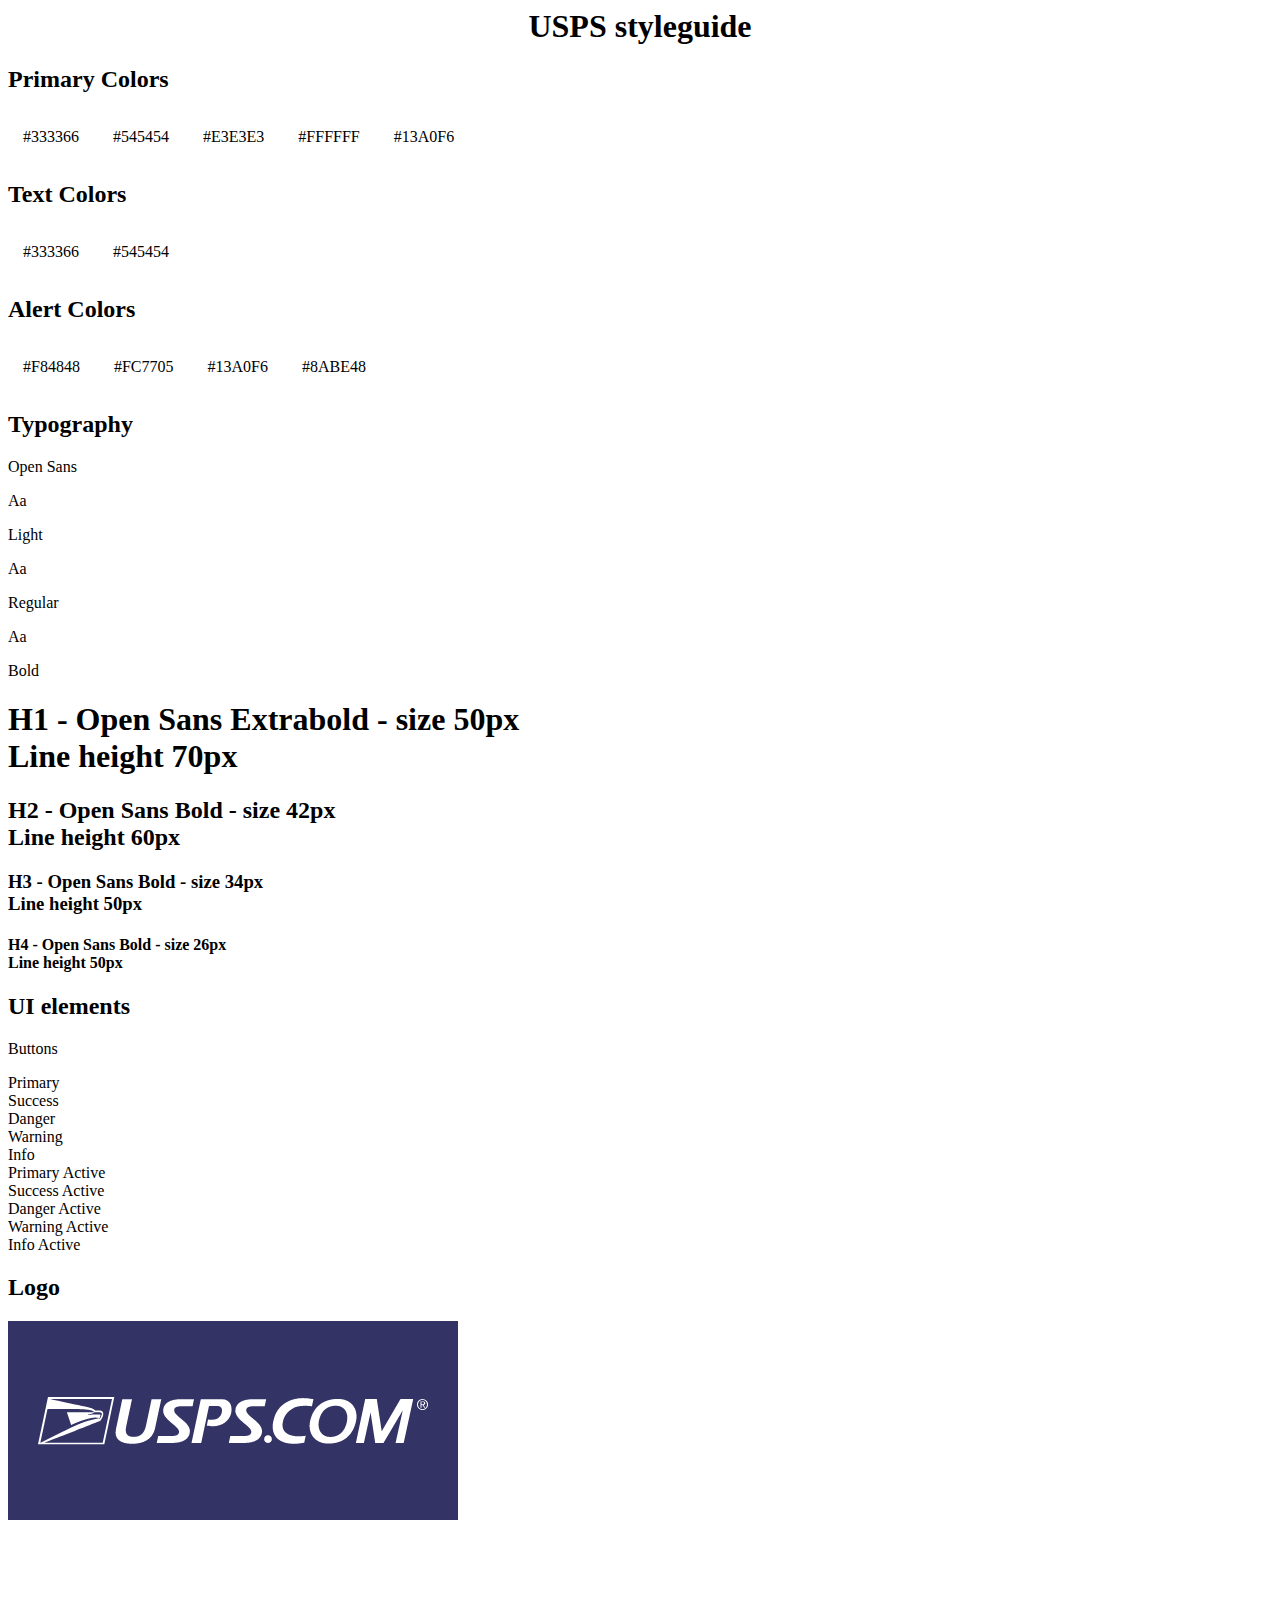
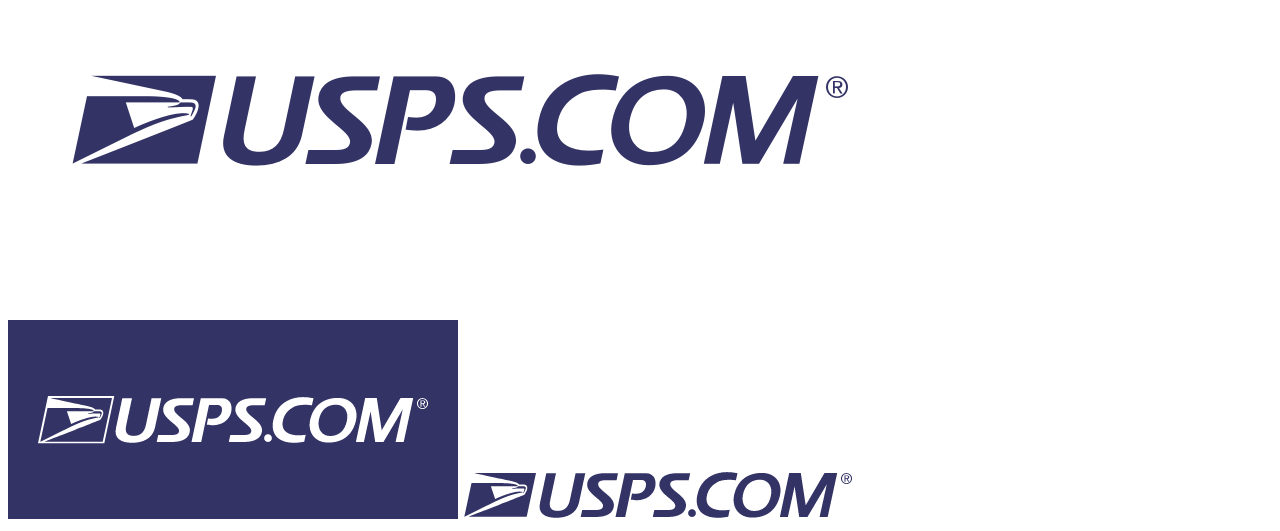
<file: VSCodedemo/09.2-02/index.html>
<html>
<head>
  <title>USPS Style Guide</title>
  <link href="https://fonts.googleapis.com/css?family=Open+Sans&display=swap" rel="stylesheet">
  <link href="css/style.css" rel="stylesheet" type="text/css">
</head>
<body>
<section class="header" ></section>
<section class="colorPalette">
  <h1 id="pageTopic">USPS styleguide</h1>
  <h2 class="sectionHead">Primary Colors</h2>
  <div class="colorContainer">
    <div class="swatch darkBlue"></div>
    <div class="hexCode">#333366</div>
  </div>
  <div class="colorContainer">
    <div class="swatch darkGrey"></div>
    <div class="hexCode">#545454</div>
  </div>
  <div class="colorContainer">
    <div class="swatch lightGrey"></div>
    <div class="hexCode">#E3E3E3</div>
  </div>
  <div class="colorContainer">
    <div class="swatch white"></div>
    <div class="hexCode">#FFFFFF</div>
  </div>
  <div class="colorContainer">
    <div class="swatch lightBlue"></div>
    <div class="hexCode">#13A0F6</div>
  </div>

  <h2 class="sectionHead">Text Colors</h2>
  <div class="colorContainer">
    <div class="swatch darkBlue"></div>
    <div class="hexCode">#333366</div>
  </div>
  <div class="colorContainer">
    <div class="swatch darkGrey"></div>
    <div class="hexCode">#545454</div>
  </div>

  <h2 class="sectionHead">Alert Colors</h2>
  <div class="colorContainer">
    <div class="swatch red"></div>
    <div class="hexCode">#F84848</div>
  </div>
  <div class="colorContainer">
    <div class="swatch orange"></div>
    <div class="hexCode">#FC7705</div>
  </div>
  <div class="colorContainer">
    <div class="swatch lightBlue"></div>
    <div class="hexCode">#13A0F6</div>
  </div>
  <div class="colorContainer">
    <div class="swatch lightGreen"></div>
    <div class="hexCode">#8ABE48</div>
  </div>
</section>
<section class="typography">
  <h2 class="sectionHead">Typography</h2>
  <p>Open Sans</p>
  <div class="type_container">
    <p class="large light">Aa</p>
    <p>Light</p>
  </div>

  <div class="type_container">
    <p class="large regular">Aa</p>
    <p>Regular</p>
  </div>

  <div class="type_container">
    <p class="large bold">Aa</p>
    <p>Bold</p>
  </div>

  <h1>H1 - Open Sans Extrabold - size 50px <br>Line height 70px</h1>
  <h2>H2 - Open Sans Bold - size 42px <br>Line height 60px</h2>
  <h3>H3 - Open Sans Bold - size 34px <br>Line height 50px</h3>
  <h4>H4 - Open Sans Bold - size 26px <br>Line height 50px</h4>
</section>
<section class="uiElements">
    <h2 class="sectionHead">UI elements</h2>
    <p>Buttons</p>
    <div class="buttonContain">
      <div class="button primary">Primary</div>
      <div class="button success">Success</div>
      <div class="button danger">Danger</div>
      <div class="button warning">Warning</div>
      <div class="button info">Info</div>
    </div>
    <div class="buttonContain">
      <div class="button primaryActive">Primary Active</div>
      <div class="button successActive">Success Active</div>
      <div class="button dangerActive">Danger Active</div>
      <div class="button warningActive">Warning Active</div>
      <div class="button infoActive">Info Active</div>
    </div>
</section>
<section class="imagery">
  <h2 class="sectionHead">Logo</h2>
  <img src="images/Logo-dark.png">
  <img src="images/Logo-light.png">
  <img src="images/Logo-dark1.png">
  <img src="images/Logo-light1.png">
</section>
</body>
</html>
</file>
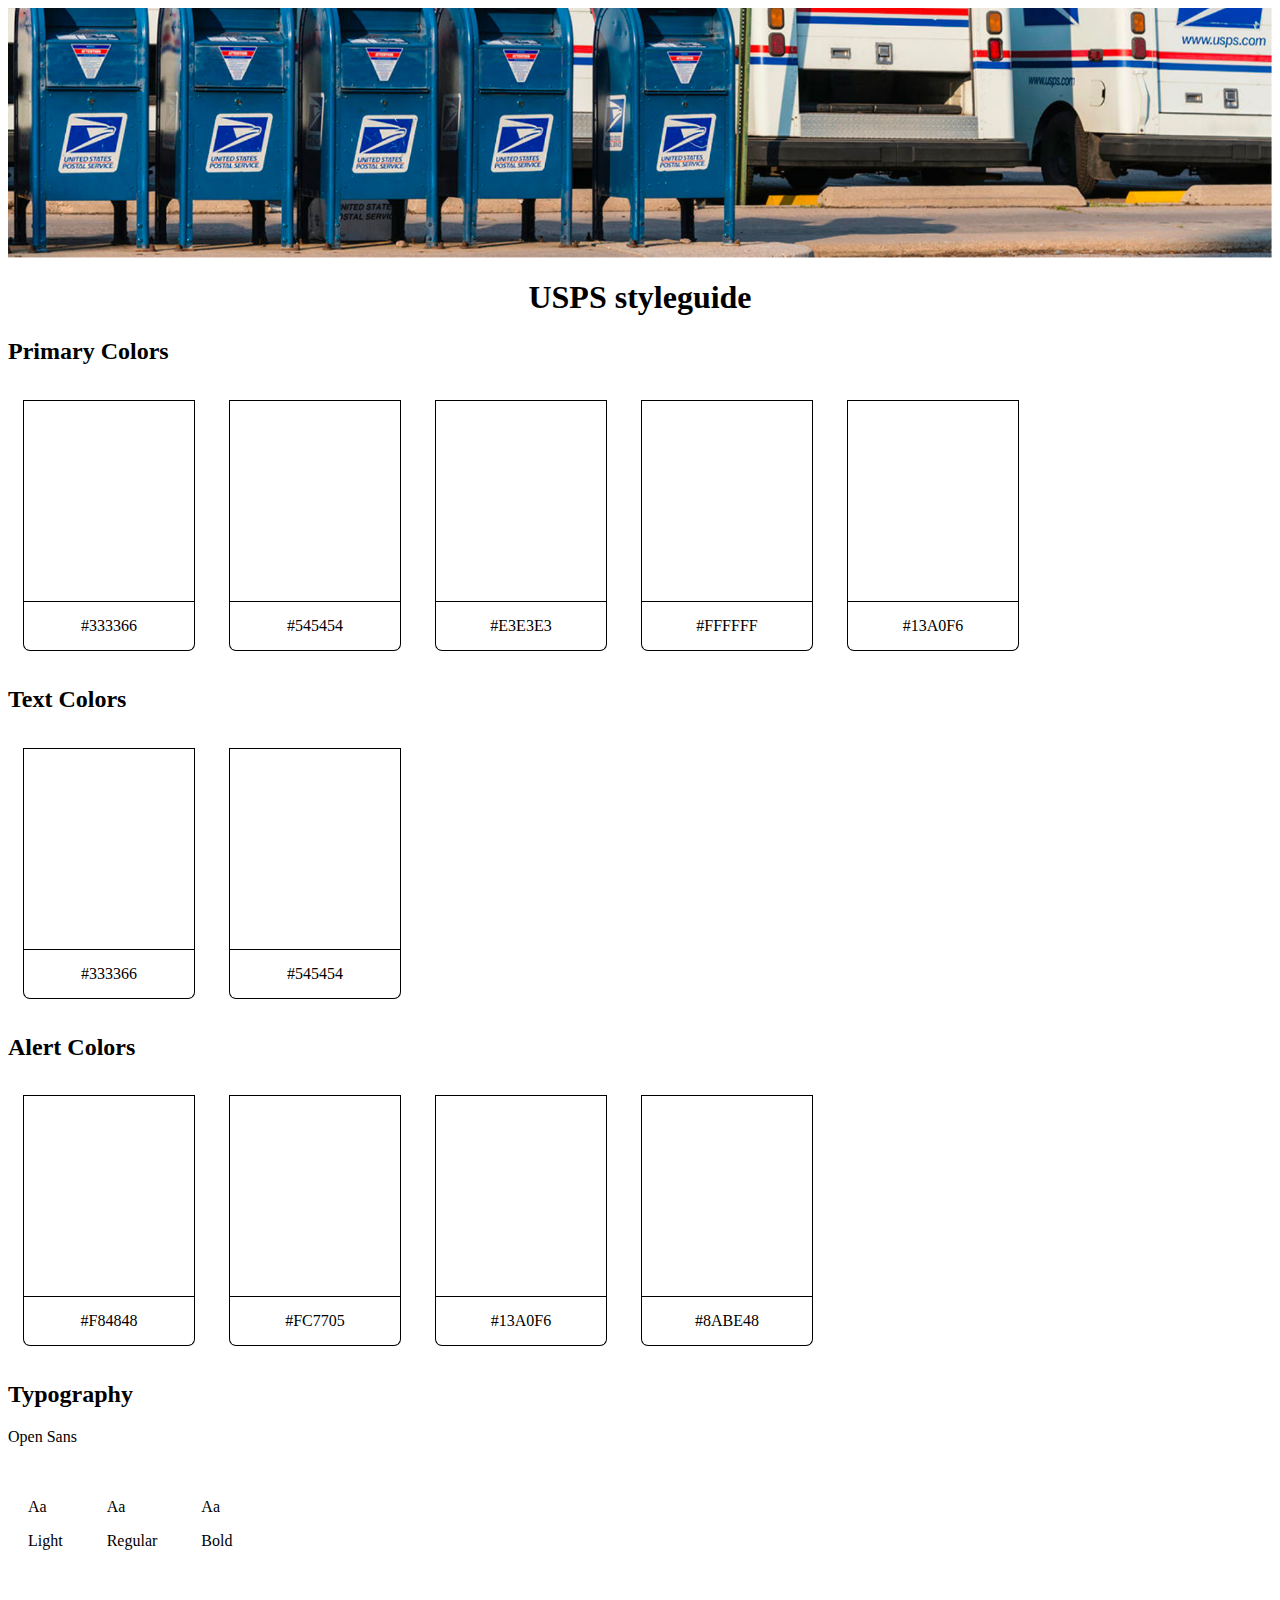
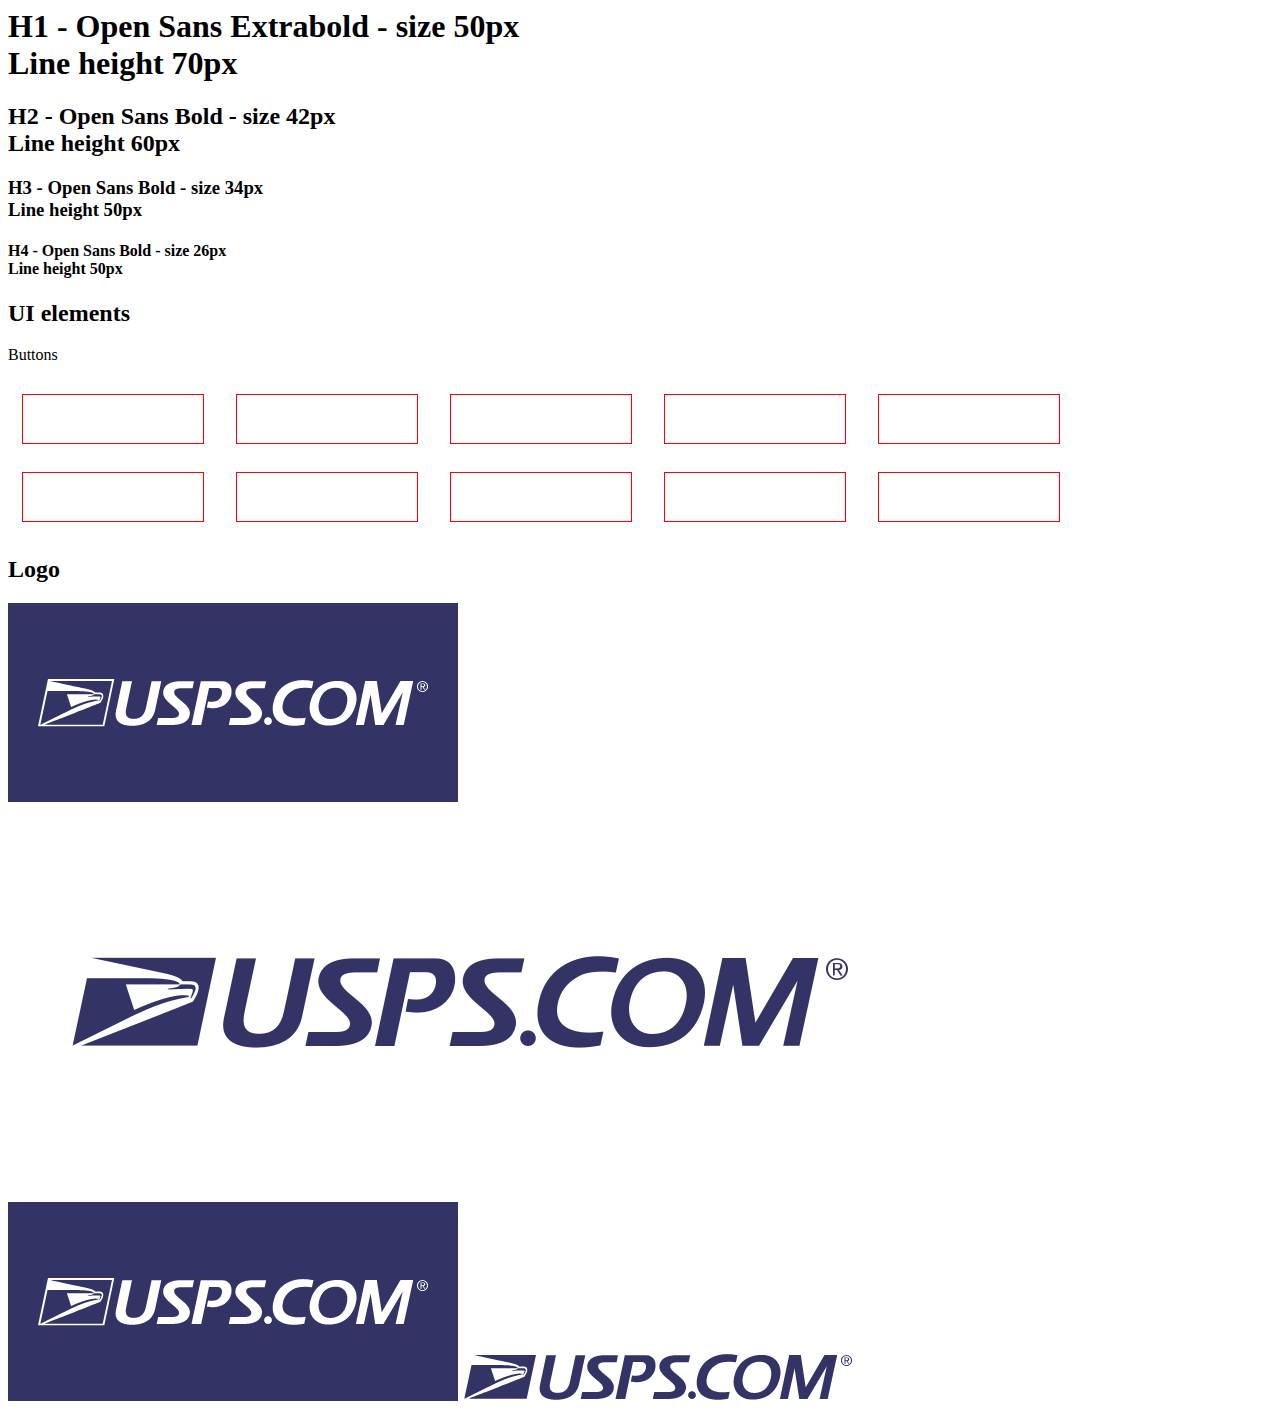
<file: VSCodedemo/09.2-03/index.html>
<html>
<head>
  <title>USPS Style Guide</title>
  <link href="css/style.css" rel="stylesheet" type="text/css">
</head>
<body>
<section class="header"></section>
<section class="colorPalette">
  <h1 id="pageTopic">USPS styleguide</h1>
  <h2 class="sectionHead">Primary Colors</h2>
  <div class="colorContainer">
    <div class="swatch darkBlue"></div>
    <div class="hexCode">#333366</div>
  </div>
  <div class="colorContainer">
    <div class="swatch darkGrey"></div>
    <div class="hexCode">#545454</div>
  </div>
  <div class="colorContainer">
    <div class="swatch lightGrey"></div>
    <div class="hexCode">#E3E3E3</div>
  </div>
  <div class="colorContainer">
    <div class="swatch white"></div>
    <div class="hexCode">#FFFFFF</div>
  </div>
  <div class="colorContainer">
    <div class="swatch lightBlue"></div>
    <div class="hexCode">#13A0F6</div>
  </div>

  <h2 class="sectionHead">Text Colors</h2>
  <div class="colorContainer">
    <div class="swatch darkBlue"></div>
    <div class="hexCode">#333366</div>
  </div>
  <div class="colorContainer">
    <div class="swatch darkGrey"></div>
    <div class="hexCode">#545454</div>
  </div>

  <h2 class="sectionHead">Alert Colors</h2>
  <div class="colorContainer">
    <div class="swatch red"></div>
    <div class="hexCode">#F84848</div>
  </div>
  <div class="colorContainer">
    <div class="swatch orange"></div>
    <div class="hexCode">#FC7705</div>
  </div>
  <div class="colorContainer">
    <div class="swatch lightBlue"></div>
    <div class="hexCode">#13A0F6</div>
  </div>
  <div class="colorContainer">
    <div class="swatch lightGreen"></div>
    <div class="hexCode">#8ABE48</div>
  </div>
</section>
<section class="typography">
  <h2 class="sectionHead">Typography</h2>
  <p>Open Sans</p>
  <div class="type_container">
    <p class="large light">Aa</p>
    <p>Light</p>
  </div>

  <div class="type_container">
    <p class="large regular">Aa</p>
    <p>Regular</p>
  </div>

  <div class="type_container">
    <p class="large bold">Aa</p>
    <p>Bold</p>
  </div>

  <h1>H1 - Open Sans Extrabold - size 50px <br>Line height 70px</h1>
  <h2>H2 - Open Sans Bold - size 42px <br>Line height 60px</h2>
  <h3>H3 - Open Sans Bold - size 34px <br>Line height 50px</h3>
  <h4>H4 - Open Sans Bold - size 26px <br>Line height 50px</h4>
</section>
<section class="uiElements">
    <h2 class="sectionHead">UI elements</h2>
    <p>Buttons</p>
    <div class="buttonContain">
      <div class="button primary">Primary</div>
      <div class="button success">Success</div>
      <div class="button danger">Danger</div>
      <div class="button warning">Warning</div>
      <div class="button info">Info</div>
    </div>
    <div class="buttonContain">
      <div class="button primaryActive">Primary Active</div>
      <div class="button successActive">Success Active</div>
      <div class="button dangerActive">Danger Active</div>
      <div class="button warningActive">Warning Active</div>
      <div class="button infoActive">Info Active</div>
    </div>
</section>
<section class="imagery">
  <h2 class="sectionHead">Logo</h2>
  <img src="images/Logo-dark.png">
  <img src="images/Logo-light.png">
  <img src="images/Logo-dark1.png">
  <img src="images/Logo-light1.png">
</section>
</body>
</html>
</file>
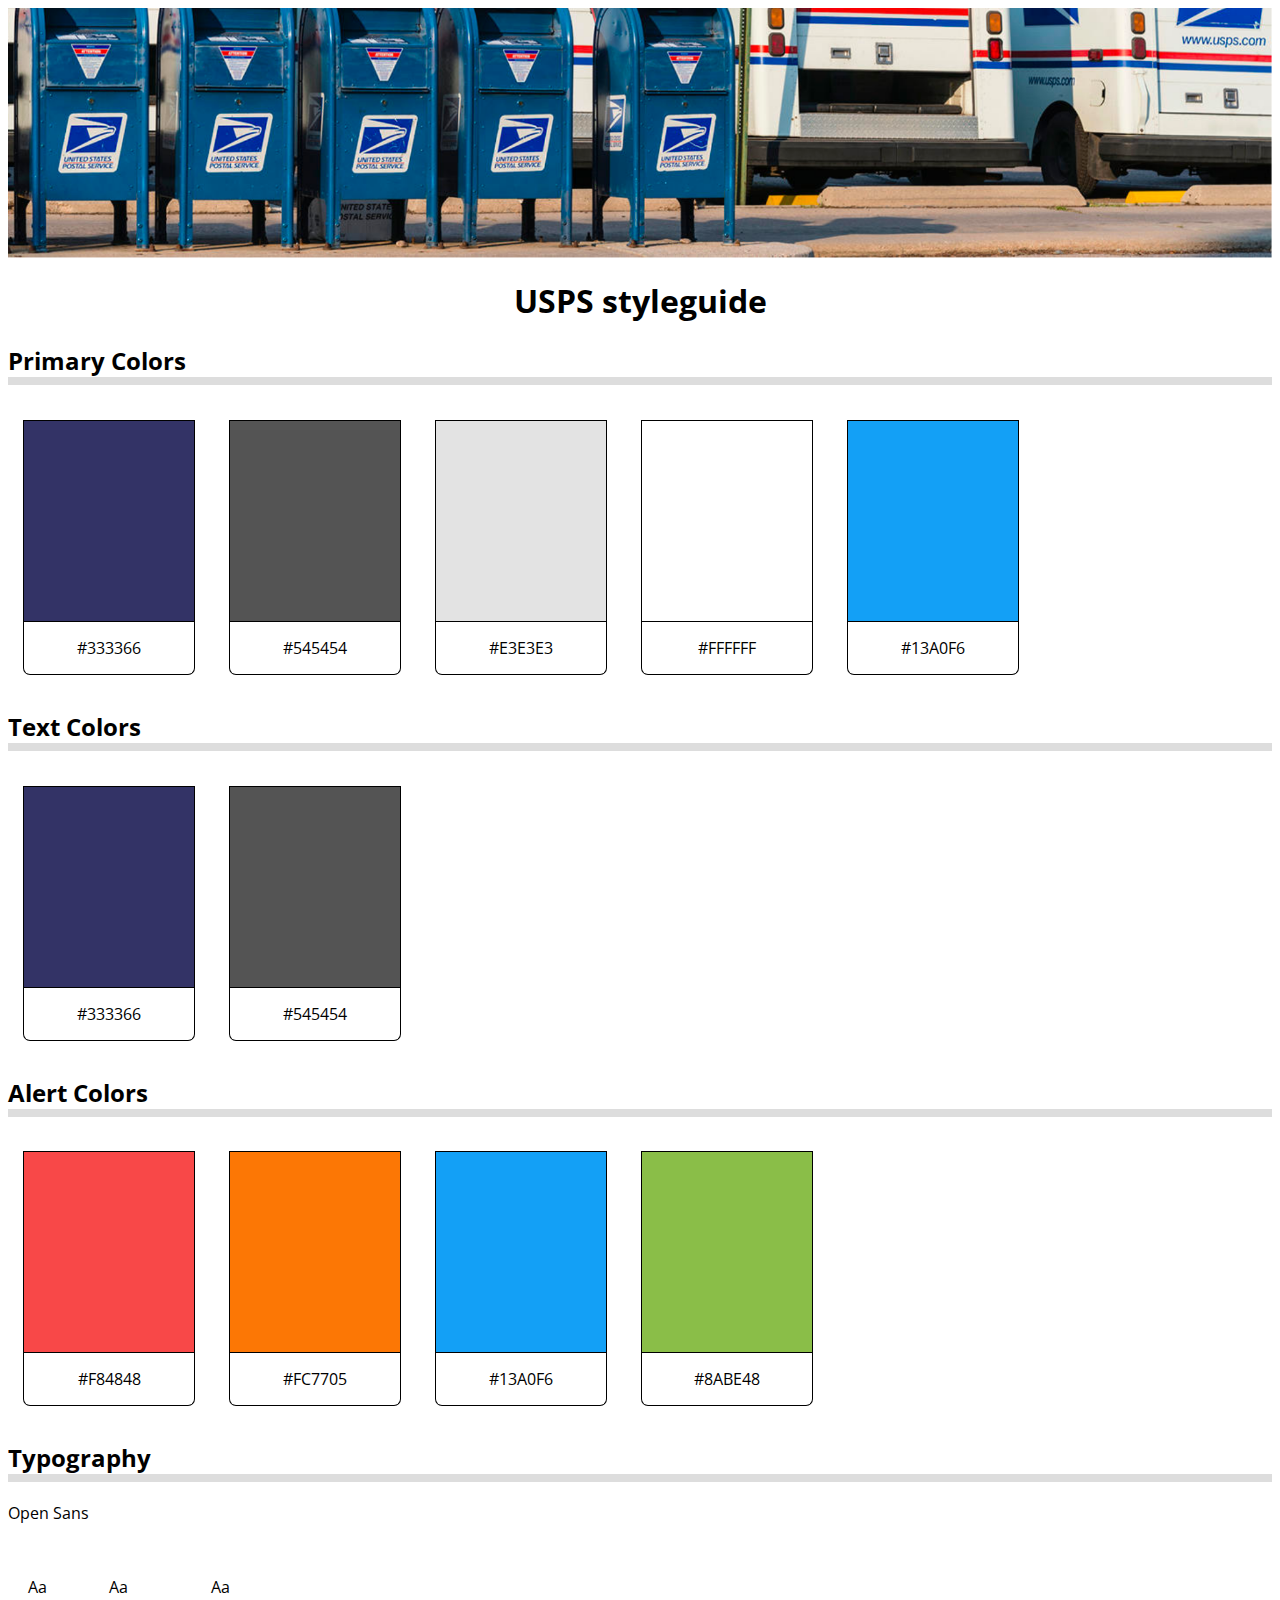
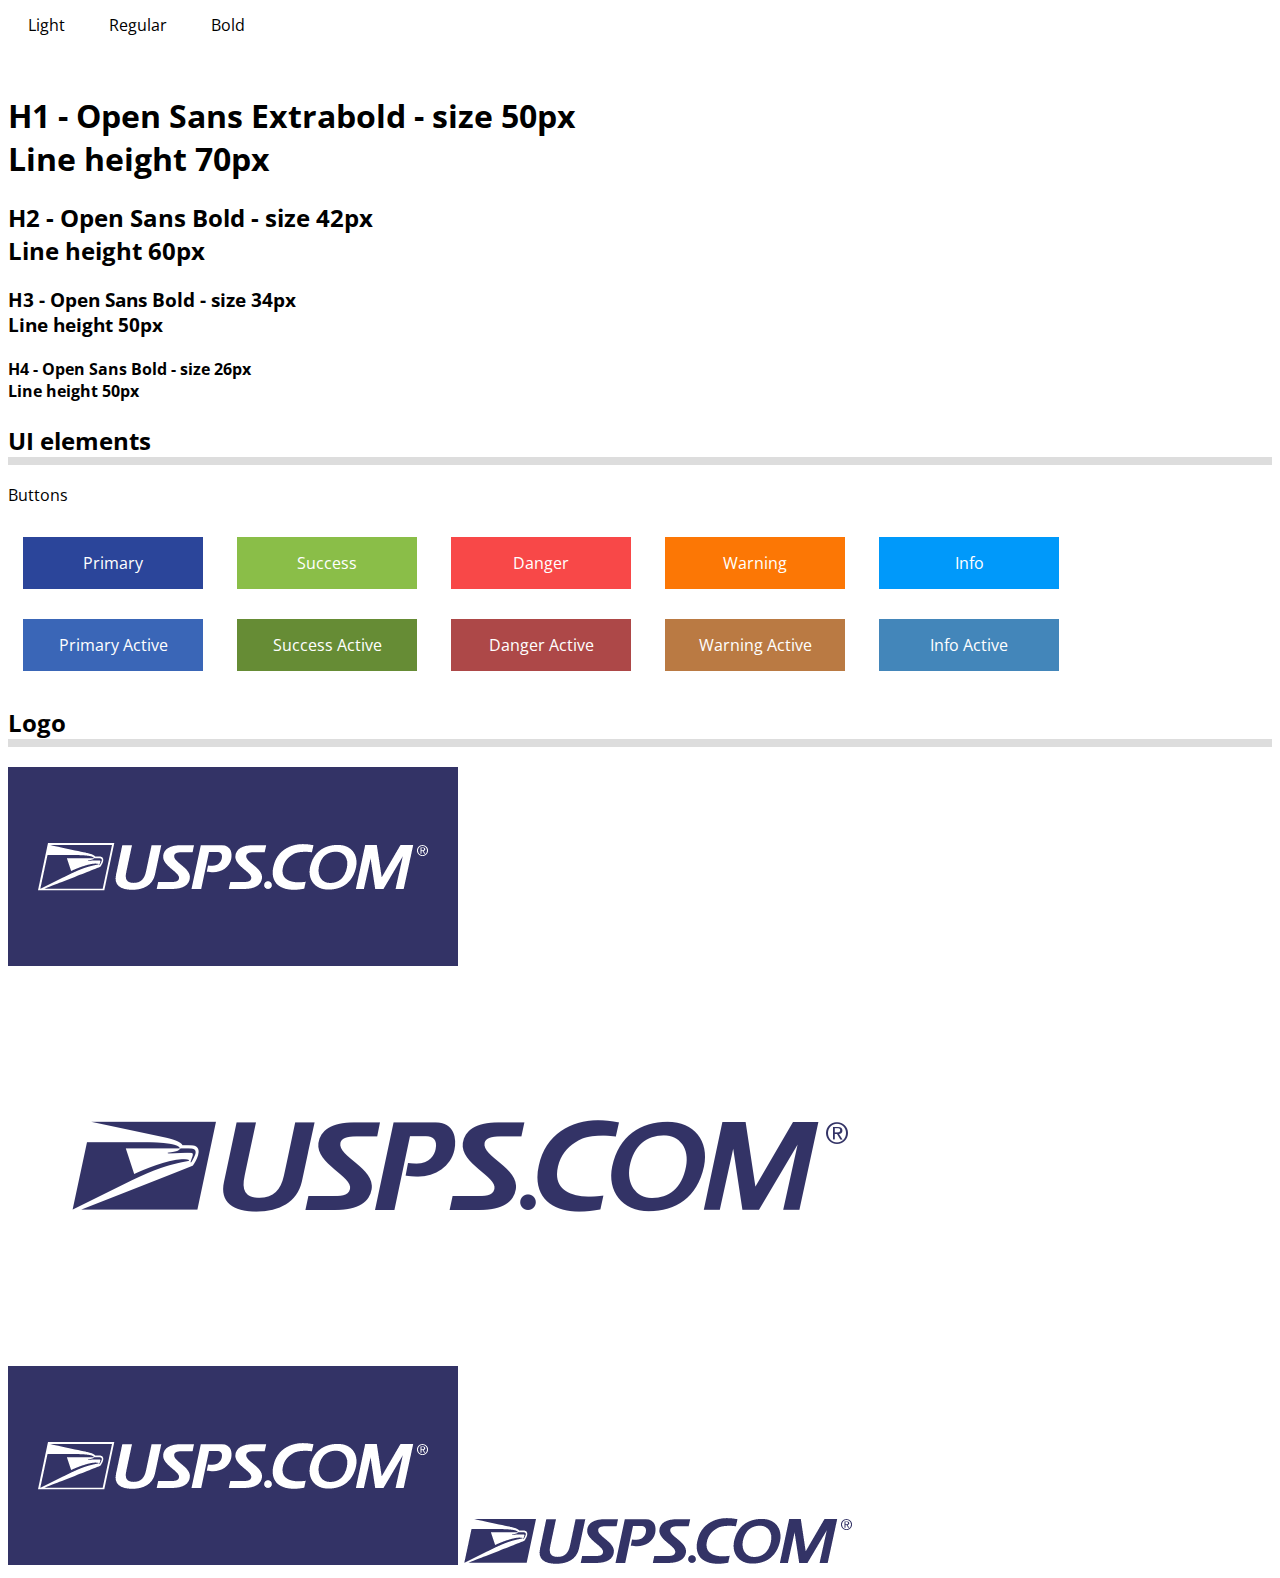
<file: VSCodedemo/09.2-04/index.html>
<html>
<head>
  <title>USPS Style Guide</title>
  <link href="css/style.css" rel="stylesheet" type="text/css">
  <link href="link rel="preconnect" href="https://fonts.googleapis.com">
  <link rel="preconnect" href="https://fonts.gstatic.com" crossorigin>
  <link href="https://fonts.googleapis.com/css2?family=Open+Sans:ital,wght@0,300..800;1,300..800&family=Sansita:ital,wght@0,400;0,700;0,800;0,900;1,400;1,700;1,800;1,900&display=swap" rel="stylesheet">
</head>
<body>
<section class="header"></section>
<section class="colorPalette">
  <h1 id="pageTopic">USPS styleguide</h1>
  <h2 class="sectionHead">Primary Colors</h2>
  <div class="colorContainer">
    <div class="swatch darkBlue"></div>
    <div class="hexCode">#333366</div>
  </div>
  <div class="colorContainer">
    <div class="swatch darkGrey"></div>
    <div class="hexCode">#545454</div>
  </div>
  <div class="colorContainer">
    <div class="swatch lightGrey"></div>
    <div class="hexCode">#E3E3E3</div>
  </div>
  <div class="colorContainer">
    <div class="swatch white"></div>
    <div class="hexCode">#FFFFFF</div>
  </div>
  <div class="colorContainer">
    <div class="swatch lightBlue"></div>
    <div class="hexCode">#13A0F6</div>
  </div>

  <h2 class="sectionHead">Text Colors</h2>
  <div class="colorContainer">
    <div class="swatch darkBlue"></div>
    <div class="hexCode">#333366</div>
  </div>
  <div class="colorContainer">
    <div class="swatch darkGrey"></div>
    <div class="hexCode">#545454</div>
  </div>

  <h2 class="sectionHead">Alert Colors</h2>
  <div class="colorContainer">
    <div class="swatch red"></div>
    <div class="hexCode">#F84848</div>
  </div>
  <div class="colorContainer">
    <div class="swatch orange"></div>
    <div class="hexCode">#FC7705</div>
  </div>
  <div class="colorContainer">
    <div class="swatch lightBlue"></div>
    <div class="hexCode">#13A0F6</div>
  </div>
  <div class="colorContainer">
    <div class="swatch lightGreen"></div>
    <div class="hexCode">#8ABE48</div>
  </div>
</section>
<section class="typography">
  <h2 class="sectionHead">Typography</h2>
  <p>Open Sans</p>
  <div class="type_container">
    <p class="large light">Aa</p>
    <p>Light</p>
  </div>

  <div class="type_container">
    <p class="large regular">Aa</p>
    <p>Regular</p>
  </div>

  <div class="type_container">
    <p class="large bold">Aa</p>
    <p>Bold</p>
  </div>

  <h1>H1 - Open Sans Extrabold - size 50px <br>Line height 70px</h1>
  <h2>H2 - Open Sans Bold - size 42px <br>Line height 60px</h2>
  <h3>H3 - Open Sans Bold - size 34px <br>Line height 50px</h3>
  <h4>H4 - Open Sans Bold - size 26px <br>Line height 50px</h4>
</section>
<section class="uiElements">
    <h2 class="sectionHead">UI elements</h2>
    <p>Buttons</p>
    <div class="buttonContain">
      <div class="button primary">Primary</div>
      <div class="button success">Success</div>
      <div class="button danger">Danger</div>
      <div class="button warning">Warning</div>
      <div class="button info">Info</div>
    </div>
    <div class="buttonContain">
      <div class="button primaryActive">Primary Active</div>
      <div class="button successActive">Success Active</div>
      <div class="button dangerActive">Danger Active</div>
      <div class="button warningActive">Warning Active</div>
      <div class="button infoActive">Info Active</div>
    </div>
</section>
<section class="imagery">
  <h2 class="sectionHead">Logo</h2>
  <img src="images/Logo-dark.png">
  <img src="images/Logo-light.png">
  <img src="images/Logo-dark1.png">
  <img src="images/Logo-light1.png">
</section>
</body>
</html>
</file>
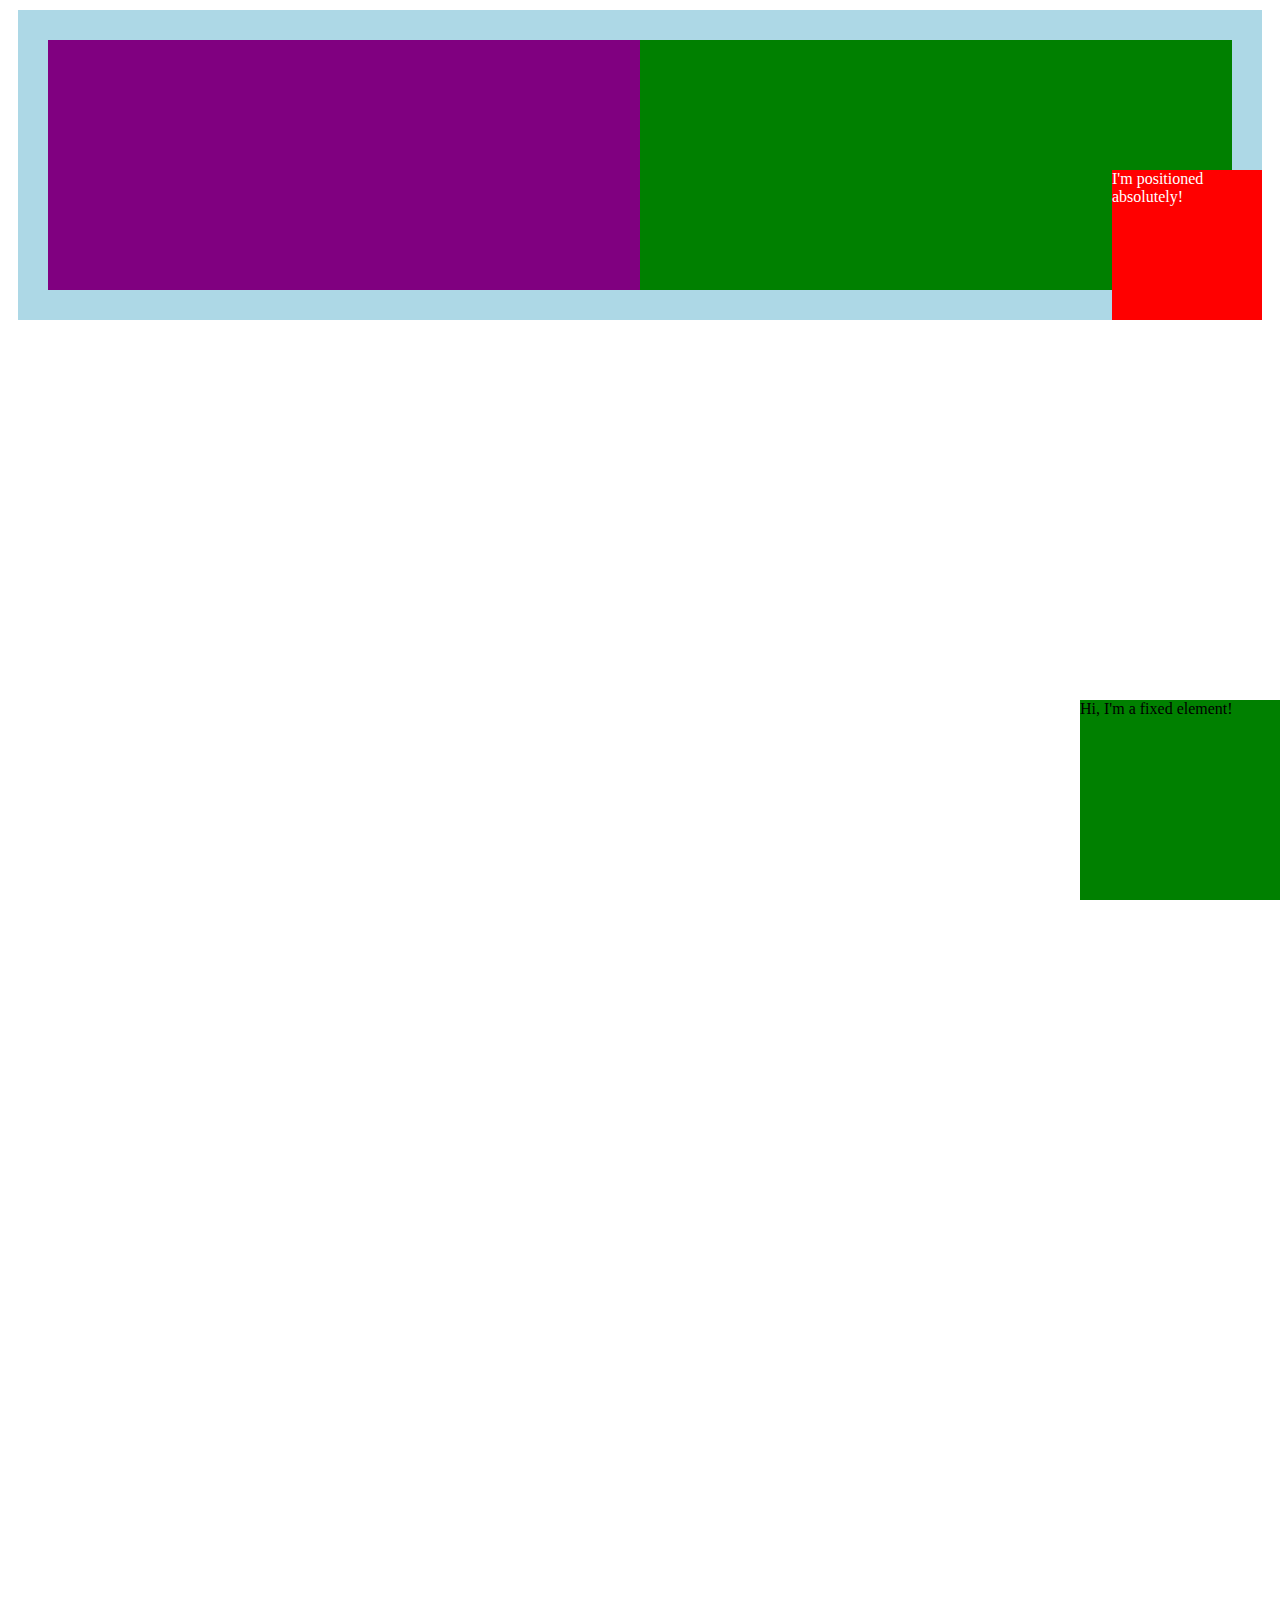
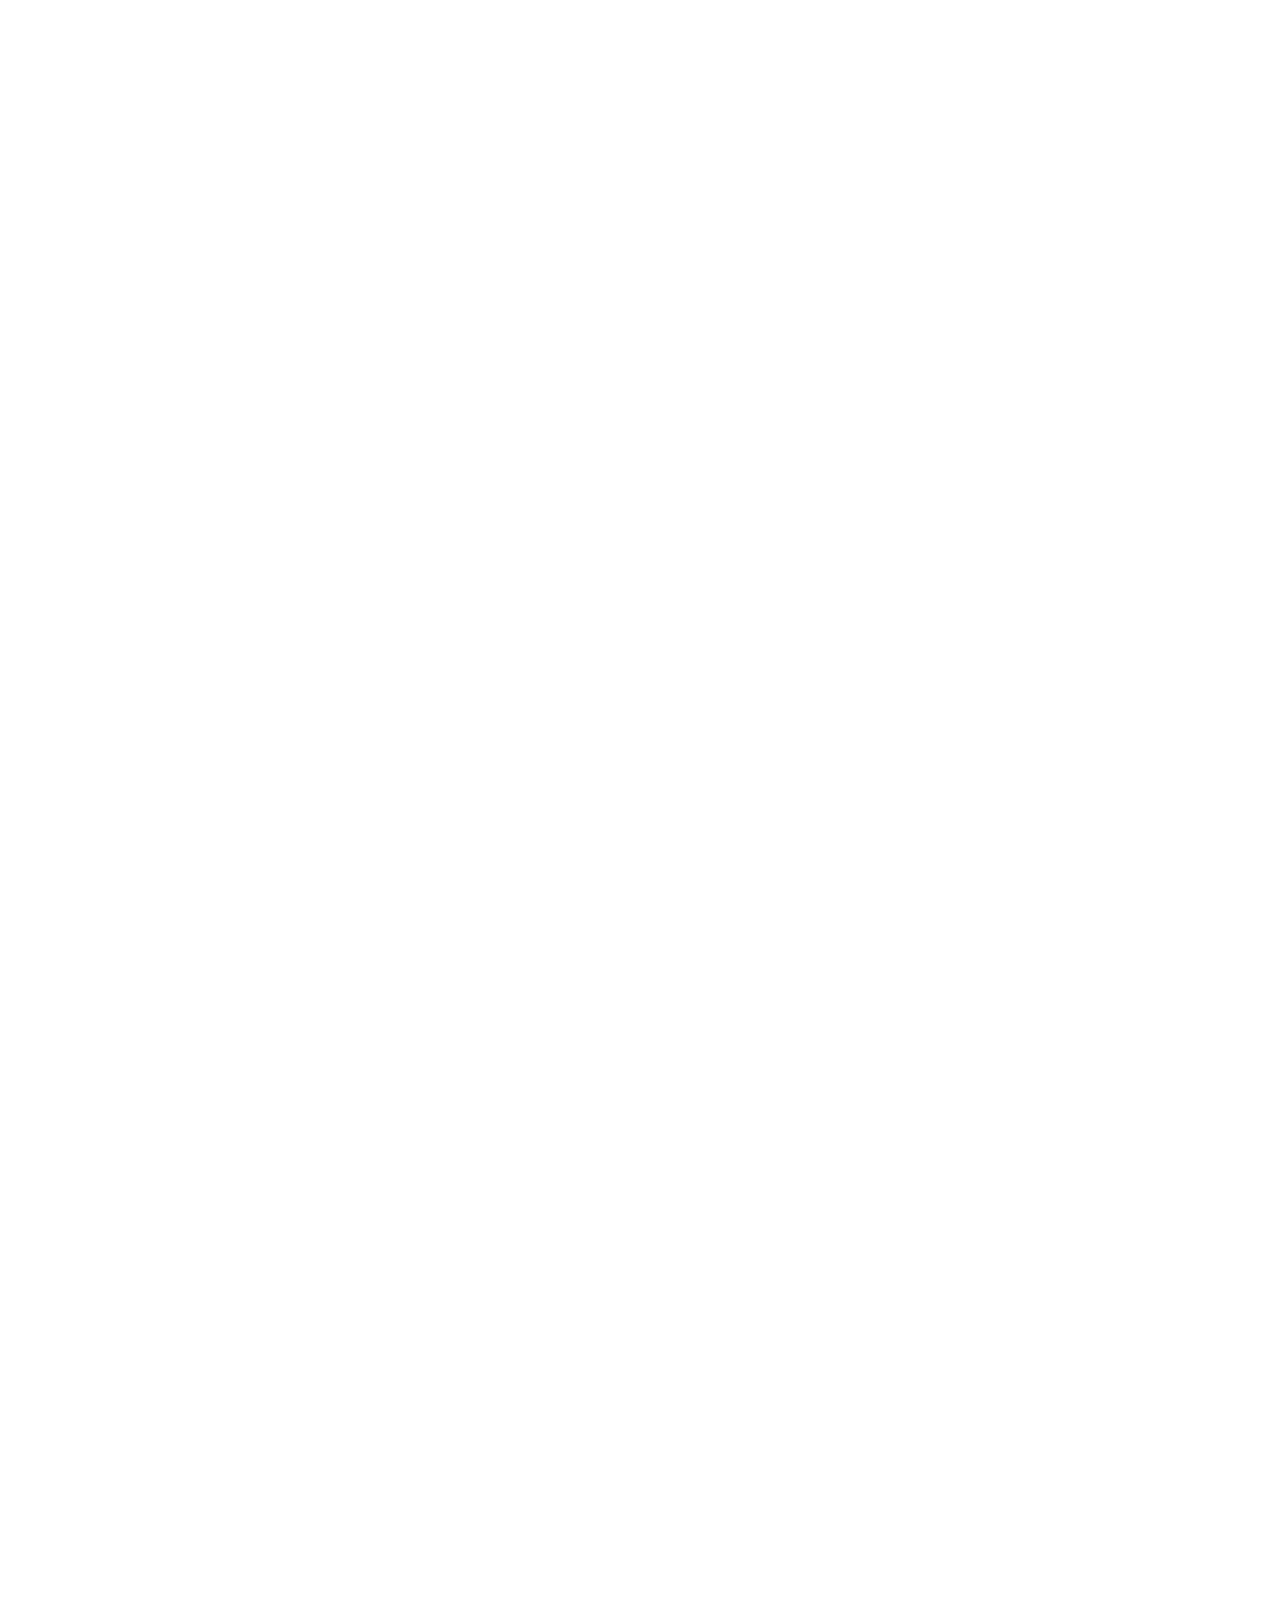
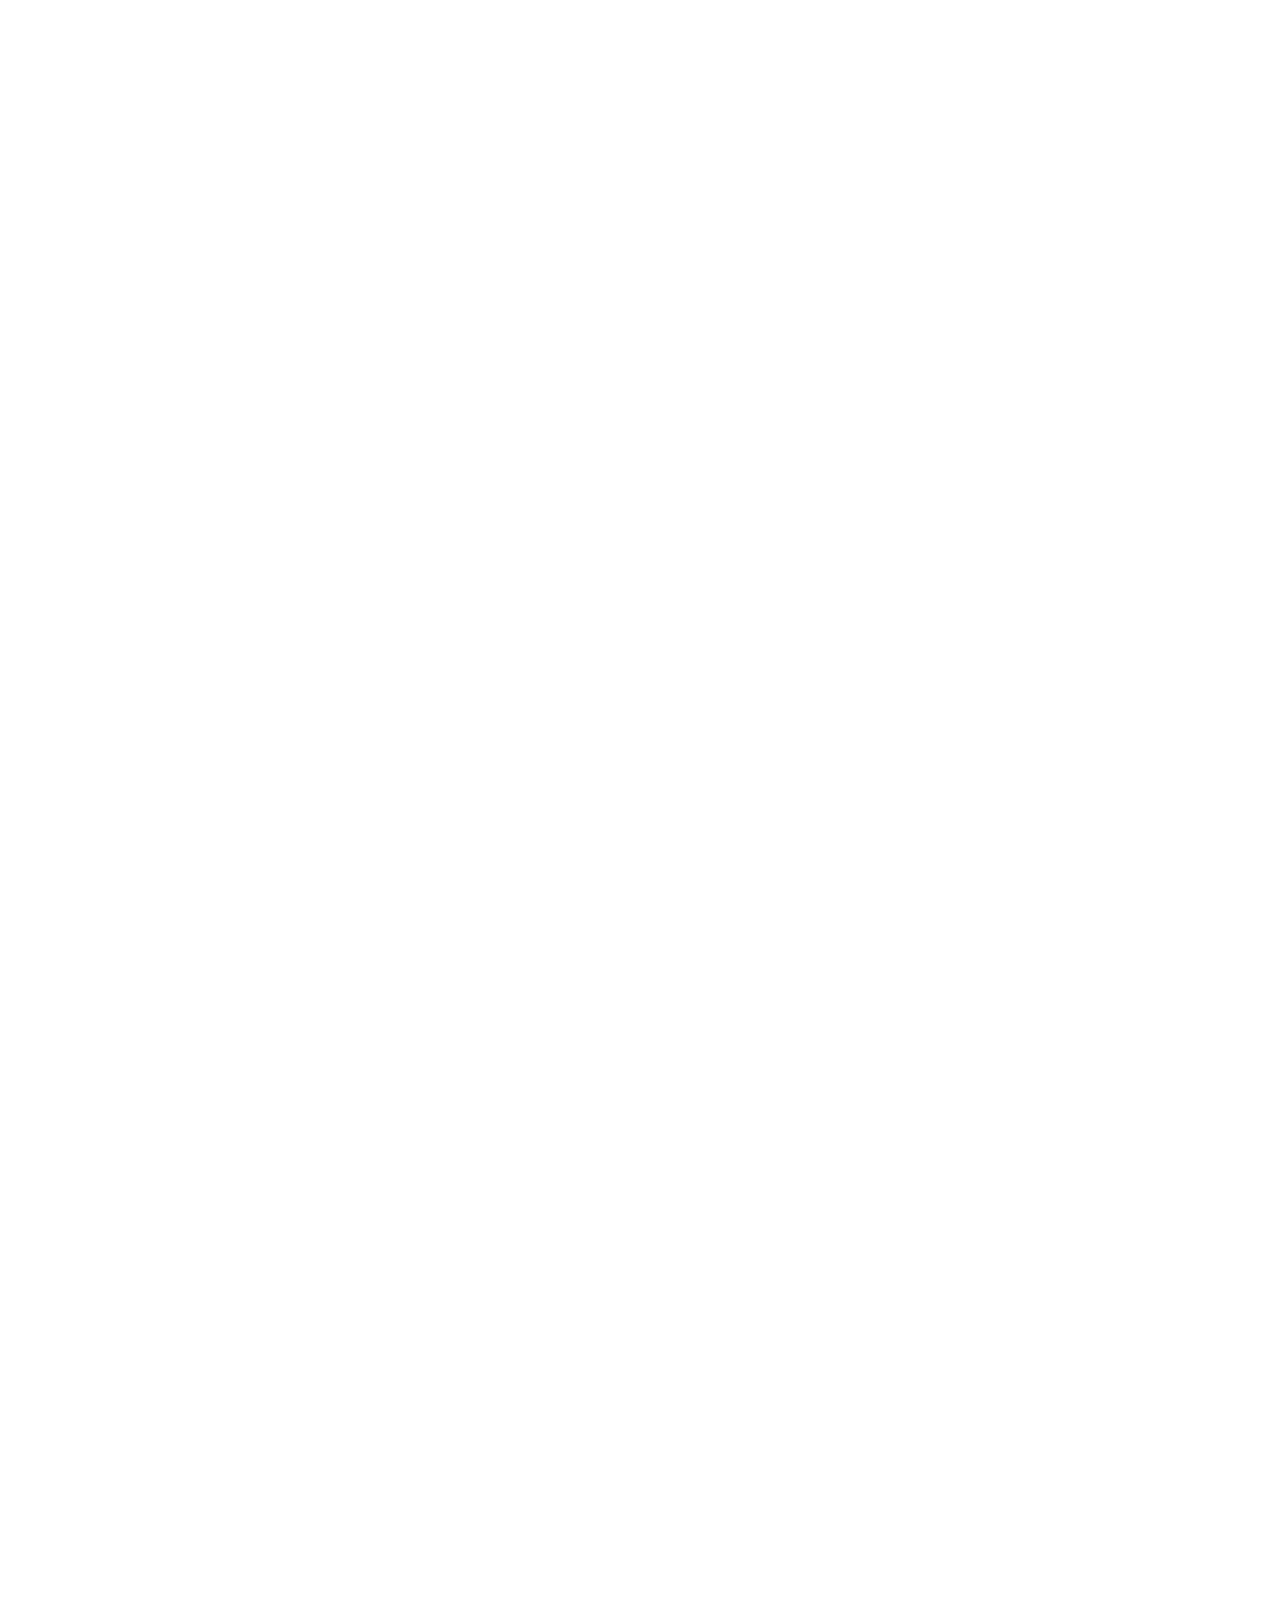
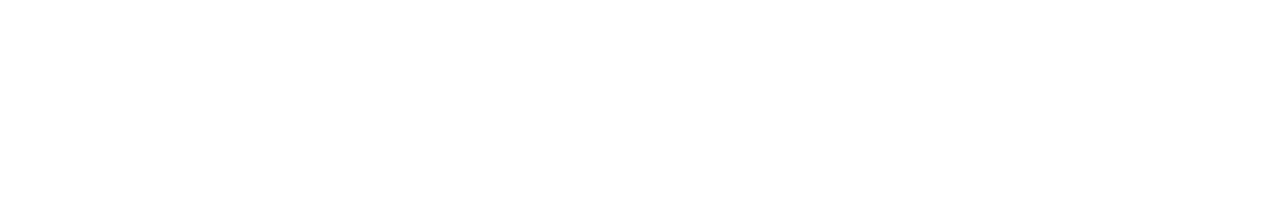
<file: VSCodedemo/09.3-02/index.html>
<!DOCTYPE html>
<html>
<head>
  <title>CSS Positioning</title>
  <link href="css/index.css" type="text/css" rel="stylesheet">
</head>
<body>
  <section class="relative">
    <div class="left">
      <div class="absolute">
        I'm positioned absolutely!
      </div>
    </div>
    <div class="right">
    </div>
  </section>

<div class="fixed">
  Hi, I'm a fixed element!
</div>
</body>
</html>
</file>
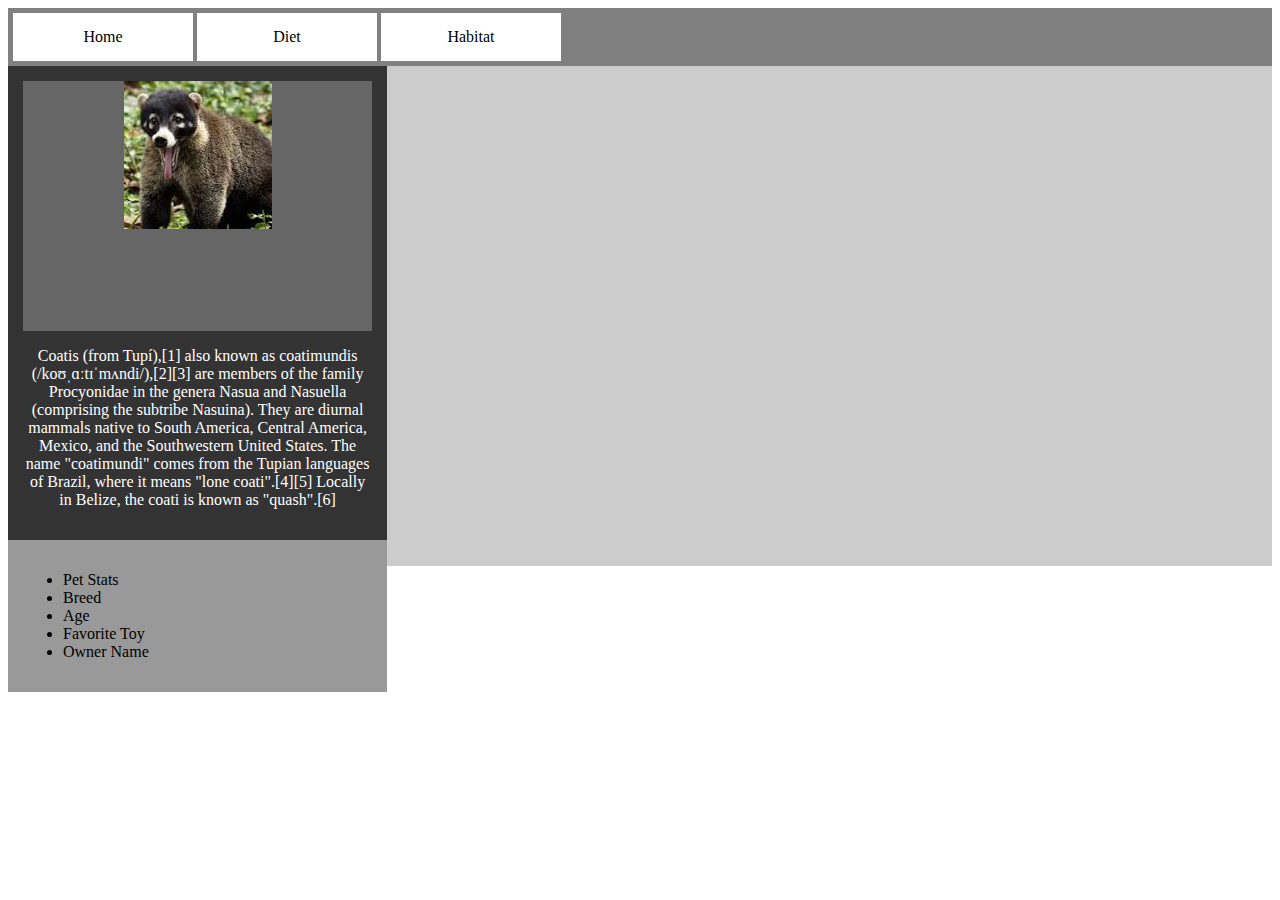
<file: VSCodedemo/playground/index.html>
<!DOCTYPE html>
<html>
  <head>
<title>My Favorite Animal</title>
<link href="css\style.css\style.css" rel="stylesheet" type="text/css">
  </head>
  <body>
    <div class="header">
      <div class="inline-block">Home</div>
      <div class="inline-block">Diet</div>
      <div class="inline-block">Habitat</div>
    </div>
    <div class="left">
      <div class="container1">
        <div class="imagePlaceholder">
        <img src="images\coatie.jpg"></div>
        <p style="color: white">Coatis (from Tupí),[1] also known as coatimundis (/koʊˌɑːtɪˈmʌndi/),[2][3] are members of the family Procyonidae in the genera Nasua and Nasuella (comprising the subtribe Nasuina). They are diurnal mammals native to South America, Central America, Mexico, and the Southwestern United States. The name "coatimundi" comes from the Tupian languages of Brazil, where it means "lone coati".[4][5] Locally in Belize, the coati is known as "quash".[6]</p>
      </div>
      <div class="container2">
        <ul class="no-bullets">
          <li>Pet Stats</li>
          <li>Breed</li>
          <li>Age</li>
          <li>Favorite Toy</li>
          <li>Owner Name</li>
        </ul>
      </div>
    </div>
    <div class="right"></div>
</file>
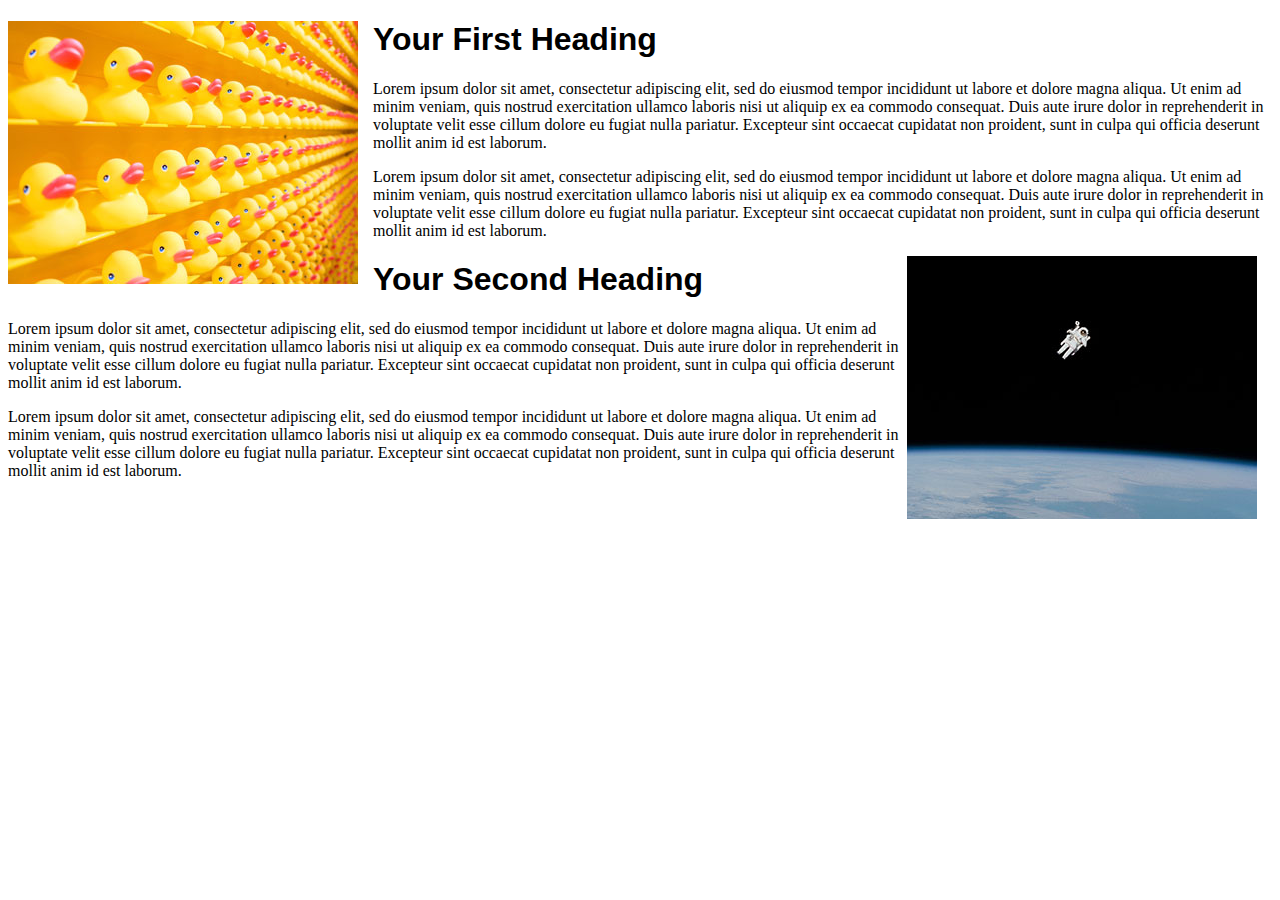
<file: VSCodedemo/09.3-01/1_floats/index.html>
<!DOCTYPE html>
<html>
<head>
  <title>Floats</title> 
  <link href="css/index.css" type="text/css" rel="stylesheet">
</head>
<body>
  <div class="separator">
    <img src="images/rubberDucky.jpg" class="left">
    <h1>Your First Heading</h1>
    <p>
      Lorem ipsum dolor sit amet, consectetur adipiscing elit, sed do eiusmod tempor incididunt ut labore et dolore magna aliqua. Ut enim ad minim veniam, quis nostrud exercitation ullamco laboris nisi ut aliquip ex ea commodo consequat. Duis aute irure dolor in reprehenderit in voluptate velit esse cillum dolore eu fugiat nulla pariatur. Excepteur sint occaecat cupidatat non proident, sunt in culpa qui officia deserunt mollit anim id est laborum.
    </p>
    <p>
      Lorem ipsum dolor sit amet, consectetur adipiscing elit, sed do eiusmod tempor incididunt ut labore et dolore magna aliqua. Ut enim ad minim veniam, quis nostrud exercitation ullamco laboris nisi ut aliquip ex ea commodo consequat. Duis aute irure dolor in reprehenderit in voluptate velit esse cillum dolore eu fugiat nulla pariatur. Excepteur sint occaecat cupidatat non proident, sunt in culpa qui officia deserunt mollit anim id est laborum.
    </p>
    <img src="images/space.jpg" class="right">
    <h1>Your Second Heading</h1>
    <p>
      Lorem ipsum dolor sit amet, consectetur adipiscing elit, sed do eiusmod tempor incididunt ut labore et dolore magna aliqua. Ut enim ad minim veniam, quis nostrud exercitation ullamco laboris nisi ut aliquip ex ea commodo consequat. Duis aute irure dolor in reprehenderit in voluptate velit esse cillum dolore eu fugiat nulla pariatur. Excepteur sint occaecat cupidatat non proident, sunt in culpa qui officia deserunt mollit anim id est laborum.
    </p>
    <p>
      Lorem ipsum dolor sit amet, consectetur adipiscing elit, sed do eiusmod tempor incididunt ut labore et dolore magna aliqua.

      Ut enim ad minim veniam, quis nostrud exercitation ullamco laboris nisi ut aliquip ex ea commodo consequat. Duis aute irure dolor in reprehenderit in voluptate velit esse cillum dolore eu fugiat nulla pariatur.

      Excepteur sint occaecat cupidatat non proident, sunt in culpa qui officia deserunt mollit anim id est laborum.
    </p>

  </div>
</body>
</html>
</file>
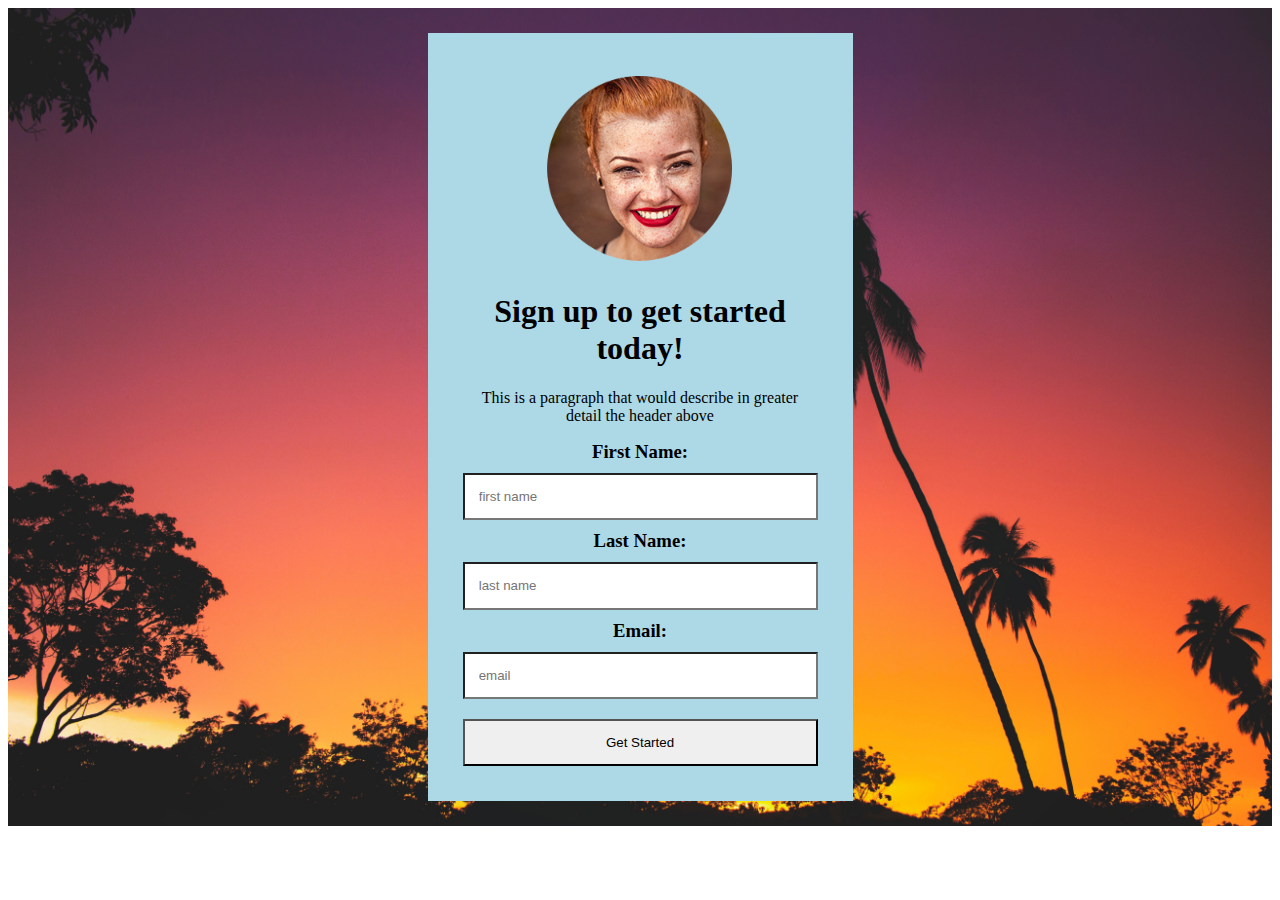
<file: VSCodedemo/09.3-01/2_block_and_inline_elements/index.html>
<!DOCTYPE html>
<html>
<head>
  <title>Block and Inline</title>
  <link href="css/index.css" type="text/css" rel="stylesheet">
</head>
<body>
  <section>
    <div class="block_element">
      <img src="images/face.png">
      <h1>Sign up to get started today!</h1>
      <p>This is a paragraph that would describe in greater detail the header above</p>
      <form>
        <h3>First Name:</h3>
        <input type="text" placeholder="first name"></input>
        <h3>Last Name:</h3>
        <input type="text" placeholder="last name"></input>
        <h3>Email:</h3>
        <input type="text" placeholder="email"></input>
        <input class="submit" type="submit" value="Get Started"></input>
      </form>
    </div>
  </section>
</body>
</html>
</file>
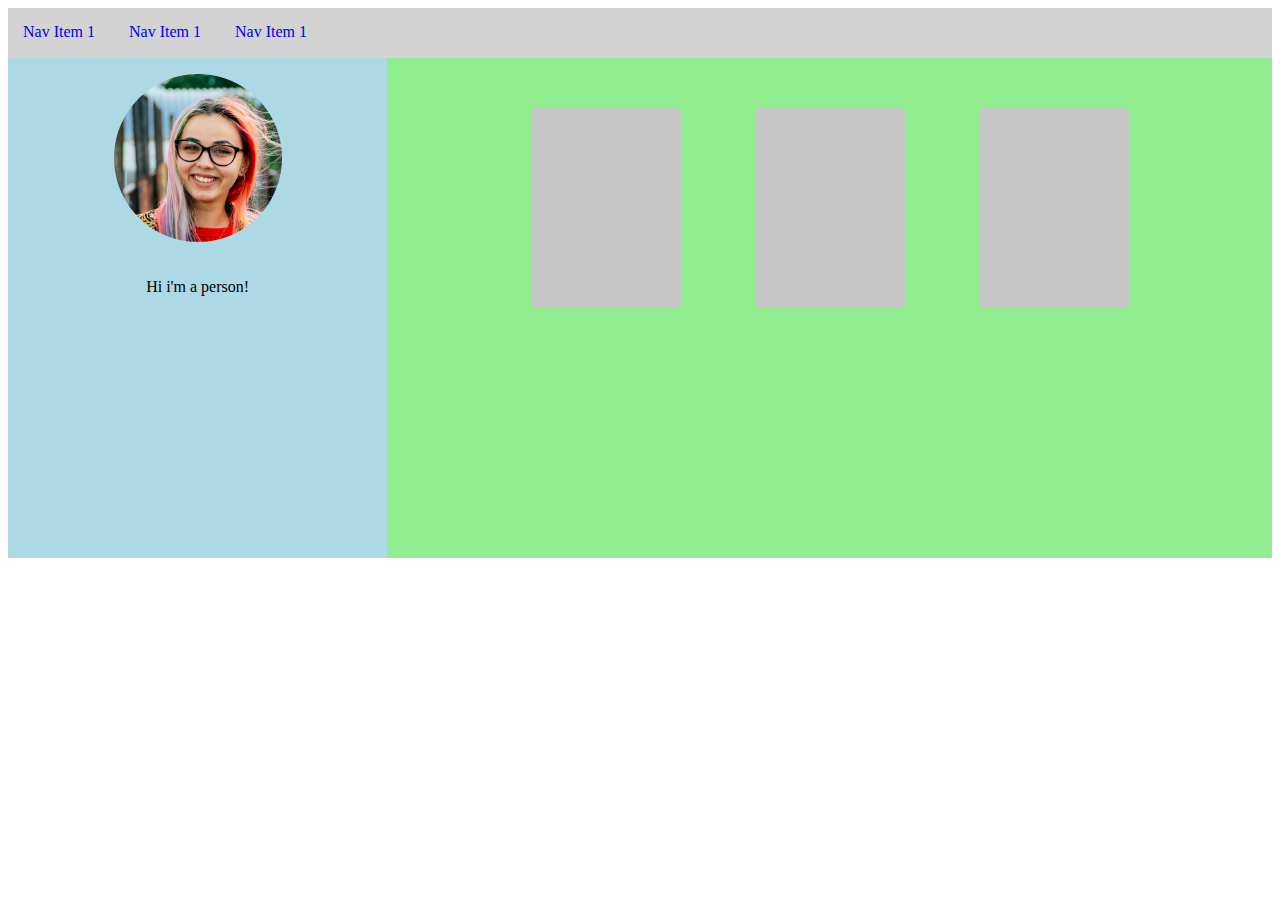
<file: VSCodedemo/09.3-01/3_inline_block_elements/index.html>
<!DOCTYPE html>
<html>
<head>
  <title>Inline Block</title>
  <link href="css/index.css" rel="stylesheet" type="text/css">
</head>

<body>
  <nav>
    <div class="block_element">
      <a href="https://google.com"><div class="inline-block">Nav Item 1</div></a>
      <a href="https://google.com"><div class="inline-block">Nav Item 1</div></a>
      <a href="https://google.com"><div class="inline-block">Nav Item 1</div></a>
    </div>
  </nav>

  <section class="wrapper">
    <div class="left">
      <img src="images/person.png">
      <p>Hi i'm a person!</p>
    </div>
    <div class="right">
      <div class="card">
      </div>
      <div class="card">
      </div>
      <div class="card">
      </div>
    </div>
  </section>
</body>
</html>
</file>
<file: VSCodedemo/09.2-02/css/style.css>
/* Header Styles */
.header {
    height: 250 px; 
    max-height: 500 px;
    background-image: url(../images/upsBackground.png);
    background-size: cover;
    background-repeat:no-repeat;
    background-position:bottom;
}
#pageTopic {
    text-align:center;
}
/* Primary Color */
.colorContainer {
    display: inline-block;
    margin: 15px;
}

/* Typography CSS */

/* UI Elements */
</file>
<file: VSCodedemo/09.2-03/css/style.css>
/* Header Styles */
.header {
 height: 250px;
 max-height: 500px;
 background-image: url(../images/upsBackground.png);
 background-size: cover;
 background-repeat: no-repeat;
 background-position: bottom;
}
#pageTopic {
  text-align: center;
} 
/* Primary Color */
.colorContainer {
    display: inline-block;
    margin: 15px;
}
.swatch {
   height: 200px;
   width: 170px;
   border: 1px solid black;
}
.hexCode {
   padding: 15px;
   text-align: center;
   border: 1px solid black;
   border-top: none;
   border-bottom-left-radius: 7px;
   border-bottom-right-radius: 7px;
}
/* Typography CSS */
.type_container {
   display: inline-block;
   margin: 20px;
}

/* UI Elements */
.button {
   display: inline-block;
   padding: 15px;
   margin: 15px;
   width: 150px;
   text-align: center;
   color: white;
   outline: 1px solid red;
}
</file>
<file: VSCodedemo/09.2-04/css/style.css>
body {font-family: 'Open Sans', Helvetica, sans-serif;
}

/* Header Styles */
.header {
  background-image: url(../images/upsBackground.png);
  background-size: cover;
  background-repeat: no-repeat;
  max-height: 500px;
  height: 250px;
  background-position: bottom;
}
#pageTopic {
  text-align: center;
}
/* Primary Color */
.colorContainer {
  display: inline-block;
  margin: 15px;
}
.swatch {
   height: 200px;
   width: 170px;
   border: 1px solid black;
}
.hexCode {
   padding: 15px;
   text-align: center;
   border: 1px solid black;
   border-top: none;
   border-bottom-left-radius: 7px;
   border-bottom-right-radius: 7px;
}
.darkBlue {
  background-color: #333366;
}
.darkGrey {
  background-color: #545454;
}
.lightGrey {
  background-color: #E3E3E3;
}
.white {
  background-color: #FFFFFF;
}
.lightBlue {
  background-color: #12A0F6;
}
.red {
  background-color: #F84848;
}
.orange {
  background-color: #FC7705;
}
.lightBlue {
  background-color: #13A0F6;
}
.lightGreen {
  background-color: #8ABE48;
}
/* Typography CSS */
.type_container {
   display: inline-block;
   margin: 20px;
}

/* UI Elements */
.button {
   display: inline-block;
   padding: 15px;
   margin: 15px;
   width: 150px;
   text-align: center;
   color: white;
}
.primary {
  background-color: #2B459A;
}
.success {
  background-color: #8ABE48;
}
.danger {
  background-color: #F84848;
}
.warning {
  background-color: #FC7705;
}
.info {
  background-color: #0099FA;
}
.primaryActive {
  background-color: #3A66B7;
}
.successActive {
  background-color: #668C35;
}
.dangerActive {
  background-color: #AD4848;
}
.warningActive {
  background-color: #BA7A43;
}
.infoActive {
  background-color: #4386BA;
}
.sectionHead {
  border-bottom: 8px solid #DDDDDD;
}
</file>
<file: VSCodedemo/09.3-02/css/index.css>
body {
  height: 5000px;
}
.left {
  width: 50%;
  background-color: purple;
}
.right {
  width: 50%;
  background-color: green;
}
.relative {
  background-color: lightblue;
  height: 250px;
  padding: 30px;
  margin: 10px;
  display: flex;
  position: relative;

}
.absolute {
  height: 150px;
  width: 150px;
  background-color: red;
  color: white;
  position: absolute;
  bottom: 0;
  right: 0;

}
.fixed {
  height: 200px;
  width: 200px;
  background-color: green;
  position: fixed;
  bottom: 0;
  right: 0;

}
</file>
<file: VSCodedemo/09.3-01/1_floats/css/index.css>
h1 {
 font-family: helvetica, arial, sans-serif;
}
/* Write your selector for .left below */
.left{
    float:left;
    padding-right:15px;
}
/* Write your selector for .right below */
.right {
    float: right;
    padding-right: 15px;
}
/* Write your selector for .separator below */
.separator{
    width: 750 px;
}
</file>
<file: VSCodedemo/09.3-01/2_block_and_inline_elements/css/index.css>
.block_element {
  width: 355px;
  background-color: lightblue;
  padding: 35px;
/* Add margin here. */
margin:0 auto;
/* Add text align below */
text-align: center; 
}

/* These styles are just used to create our mock get started form */
section {
  background-color: grey;
  padding: 25px;
  background-image: url("../images/background.jpg");
  background-size: cover;
  background-repeat: no-repeat;
}
img {
  width: 200px;
}
input {
  display: block;
  width: 100%;
  padding: 4%;
  -webkit-appearance: none;
  /* max-width: 330px; */
  box-sizing: border-box;
}
h3 {
  margin: 10px 0px;
}
.submit {
  margin-top: 20px;
}
</file>
<file: VSCodedemo/09.3-01/3_inline_block_elements/css/index.css>
nav {
  height: 50px;
  background-color: lightgrey;
}

/* target the class of inline-block below */
.inline-block {
display: inline-block;
padding: 15px;

}
/* target the class of .left below */
.left {
height:500px;
float:left;
background-color: lightBlue;
width: 30%;
text-align: center;
}
/* target the class of .right below */
.right {
height:500px;
float:left;
background-color: lightgreen;
width:70%;
text-align:center
}
.card {
  display:inline-block;
  background-color: #C6C6C6;
  border-radius:5px;
  height:200px;
  width:150px;
  margin:35px;
  margin-top:50px;
}
</file>
